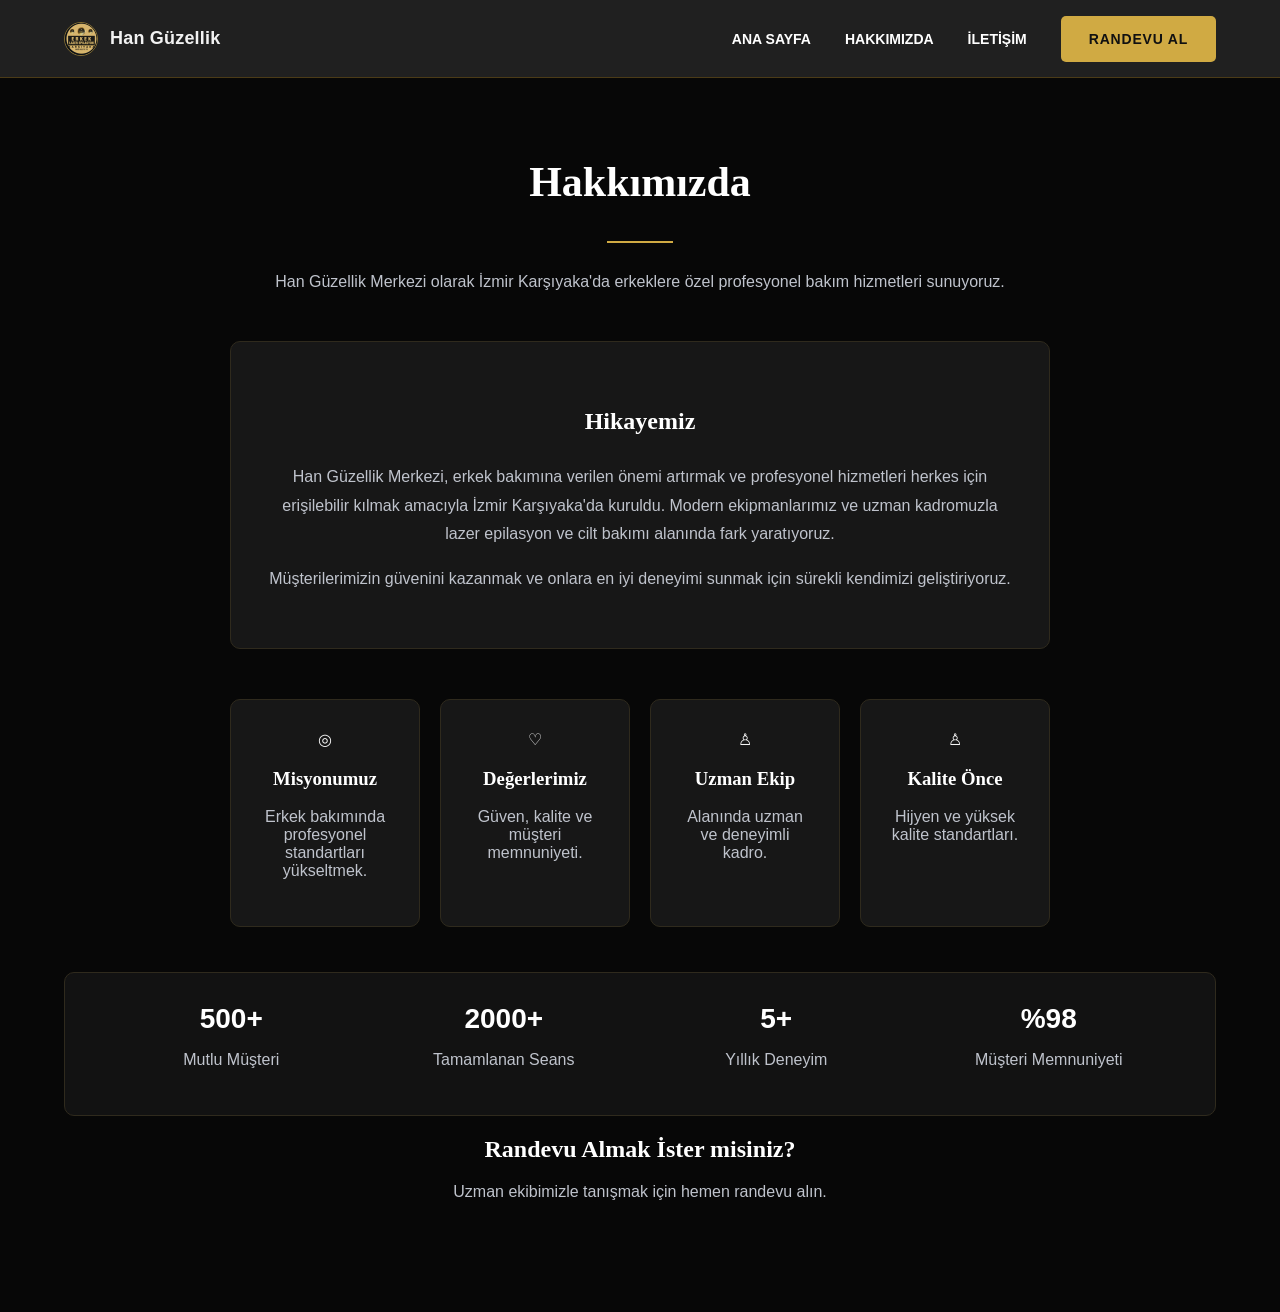
<file: hakkimizda.html>
<!doctype html><html lang="tr"><head><meta charset="utf-8"><meta name="viewport" content="width=device-width,initial-scale=1"><title>Hakkımızda</title><link rel="stylesheet" href="style.css"></head><body class="about-page"><header class="nav"><div class="wrap"><a class="brand" href="index.html"><img src="[data-uri]"><span>Han Güzellik</span></a><nav class="links"><a href="index.html">ANA SAYFA</a><a href="hakkimizda.html">HAKKIMIZDA</a><a href="iletisim.html">İLETİŞİM</a><a class="btn" href="randevu.html">RANDEVU AL</a></nav></div></header><section class="center"><div class="wrap"><h1>Hakkımızda</h1><div class="underline"></div><p>Han Güzellik Merkezi olarak İzmir Karşıyaka'da erkeklere özel profesyonel bakım hizmetleri sunuyoruz.</p><div class="panel"><h2>Hikayemiz</h2><p>Han Güzellik Merkezi, erkek bakımına verilen önemi artırmak ve profesyonel hizmetleri herkes için erişilebilir kılmak amacıyla İzmir Karşıyaka'da kuruldu. Modern ekipmanlarımız ve uzman kadromuzla lazer epilasyon ve cilt bakımı alanında fark yaratıyoruz.</p><p>Müşterilerimizin güvenini kazanmak ve onlara en iyi deneyimi sunmak için sürekli kendimizi geliştiriyoruz.</p></div><div class="features"><div class="feature">◎<h3>Misyonumuz</h3><p>Erkek bakımında profesyonel standartları yükseltmek.</p></div><div class="feature">♡<h3>Değerlerimiz</h3><p>Güven, kalite ve müşteri memnuniyeti.</p></div><div class="feature">♙<h3>Uzman Ekip</h3><p>Alanında uzman ve deneyimli kadro.</p></div><div class="feature">♙<h3>Kalite Önce</h3><p>Hijyen ve yüksek kalite standartları.</p></div></div><div class="stats"><div class="stat"><b>500+</b><p>Mutlu Müşteri</p></div><div class="stat"><b>2000+</b><p>Tamamlanan Seans</p></div><div class="stat"><b>5+</b><p>Yıllık Deneyim</p></div><div class="stat"><b>%98</b><p>Müşteri Memnuniyeti</p></div></div><h2>Randevu Almak İster misiniz?</h2><p>Uzman ekibimizle tanışmak için hemen randevu alın.</p></div></section></body></html>
</file>
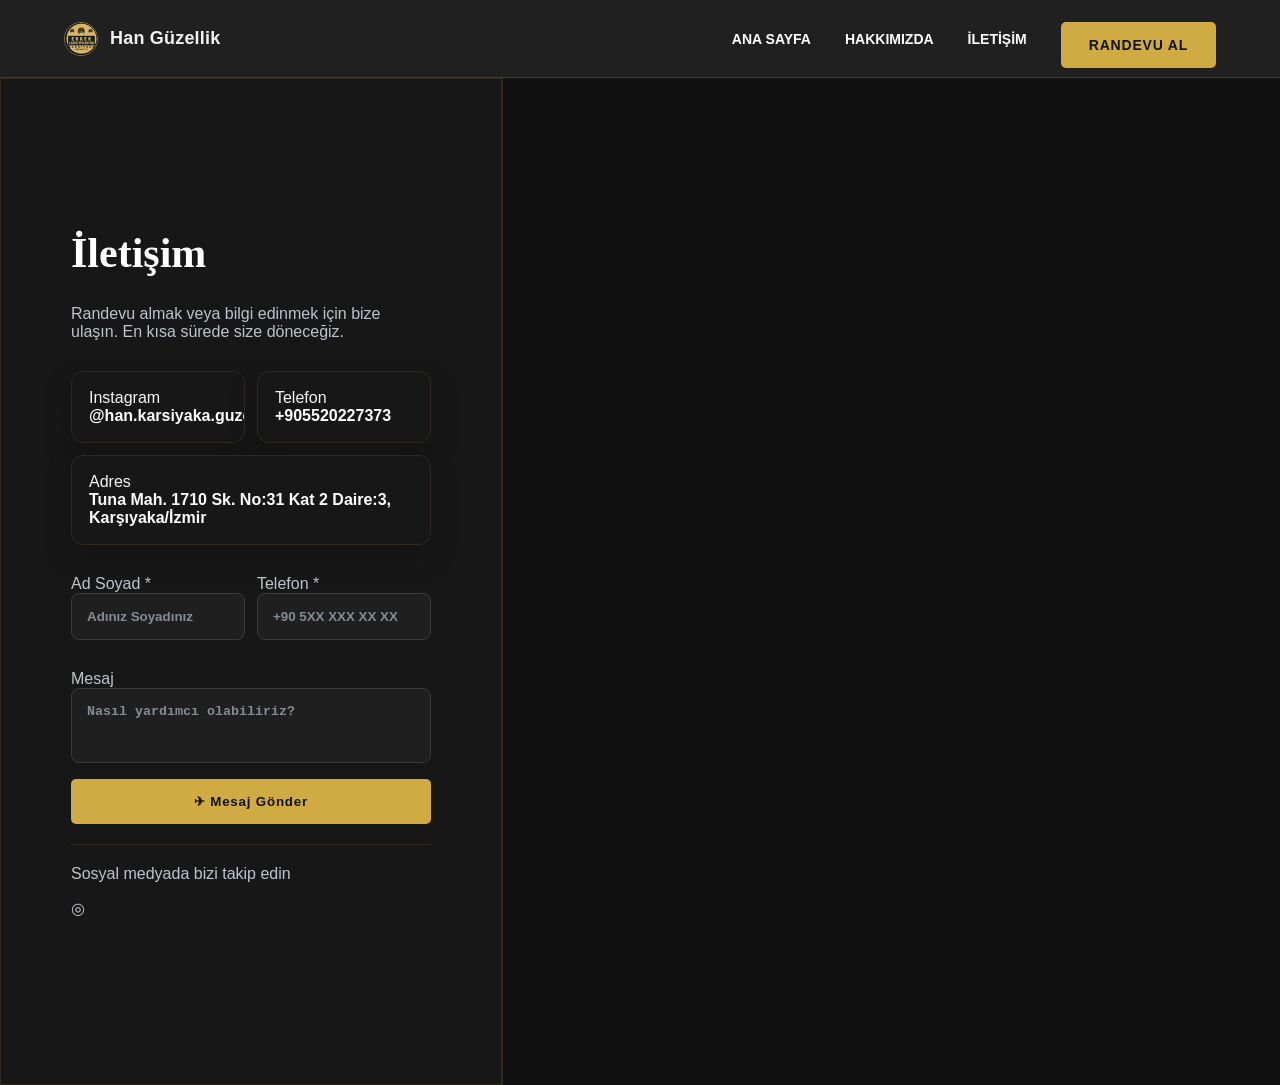
<file: iletisim.html>
<!doctype html><html lang="tr"><head><meta charset="utf-8"><meta name="viewport" content="width=device-width,initial-scale=1"><title>İletişim</title><link rel="stylesheet" href="style.css"></head><body class="contact-page"><header class="nav"><div class="wrap"><a class="brand" href="index.html"><img src="[data-uri]"><span>Han Güzellik</span></a><nav class="links"><a href="index.html">ANA SAYFA</a><a href="hakkimizda.html">HAKKIMIZDA</a><a href="iletisim.html">İLETİŞİM</a><a class="btn" href="randevu.html">RANDEVU AL</a></nav></div></header><main class="contact-layout"><div class="contact-left"><h1>İletişim</h1><p>Randevu almak veya bilgi edinmek için bize ulaşın. En kısa sürede size döneceğiz.</p><div class="info"><div class="box">Instagram<br><b>@han.karsiyaka.guzellikmerkezi</b></div><div class="box">Telefon<br><b>+905520227373</b></div><div class="box" style="grid-column:1/3">Adres<br><b>Tuna Mah. 1710 Sk. No:31 Kat 2 Daire:3, Karşıyaka/İzmir</b></div></div><form onsubmit="mesaj(event)"><div class="info"><div><label>Ad Soyad *</label><input placeholder="Adınız Soyadınız" required></div><div><label>Telefon *</label><input placeholder="+90 5XX XXX XX XX" required></div></div><label>Mesaj</label><textarea placeholder="Nasıl yardımcı olabiliriz?"></textarea><button class="btn">✈ Mesaj Gönder</button></form><hr><p>Sosyal medyada bizi takip edin</p><p>◎</p></div><div class="map"><iframe src="https://www.google.com/maps?q=Tuna+Mahallesi+1710+Sokak+No+31+Kar%C5%9F%C4%B1yaka+%C4%B0zmir&output=embed" width="100%" height="100%" style="border:0" loading="lazy" referrerpolicy="no-referrer-when-downgrade" title="Han Güzellik konumu"></iframe></div></main></body></html>
</file>
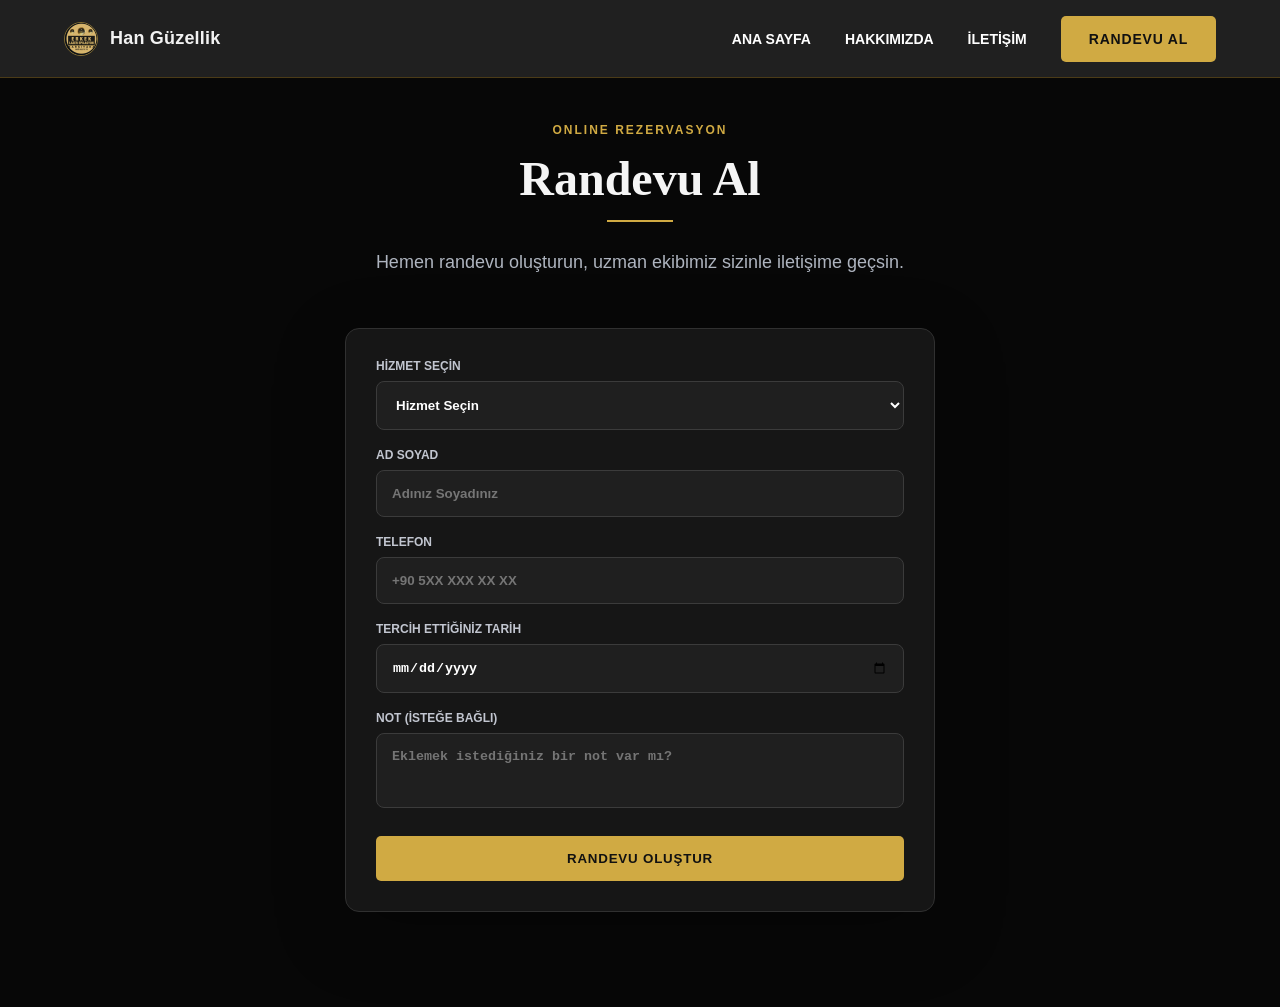
<file: randevu.html>
<!doctype html><html lang="tr"><head><meta charset="utf-8"><meta name="viewport" content="width=device-width,initial-scale=1"><title>Randevu Al</title><link rel="stylesheet" href="style.css"></head><body><header class="nav"><div class="wrap"><a class="brand" href="index.html"><img src="[data-uri]"><span>Han Güzellik</span></a><nav class="links"><a href="index.html">ANA SAYFA</a><a href="hakkimizda.html">HAKKIMIZDA</a><a href="iletisim.html">İLETİŞİM</a><a class="btn" href="randevu.html">RANDEVU AL</a></nav></div></header><section class="center topspace"><div class="wrap"><div class="eyebrow">ONLINE REZERVASYON</div><h1 class="title">Randevu Al</h1><div class="underline"></div><p class="sub">Hemen randevu oluşturun, uzman ekibimiz sizinle iletişime geçsin.</p><form class="reservation" onsubmit="randevu(event)"><div class="field"><label>HİZMET SEÇİN</label><select required><option>Hizmet Seçin</option><option>Lazer Epilasyon</option><option>Cilt Bakımı</option><option>Yüz ve Ense</option><option>Tüm Vücut</option><option>Kemer Üstü</option><option>Kemer Altı</option><option>Göğüs + Göbek Bölgesi</option><option>Sırt</option><option>Omuz</option><option>Kollar</option><option>Koltuk Altı</option><option>Özel Bölge</option><option>Basen</option><option>Bacak</option></select></div><div class="field"><label>AD SOYAD</label><input required placeholder="Adınız Soyadınız"></div><div class="field"><label>TELEFON</label><input required placeholder="+90 5XX XXX XX XX"></div><div class="field"><label>TERCİH ETTİĞİNİZ TARİH</label><input required type="date"></div><div class="field"><label>NOT (İSTEĞE BAĞLI)</label><textarea placeholder="Eklemek istediğiniz bir not var mı?"></textarea></div><button class="btn">RANDEVU OLUŞTUR</button></form></div></section><script src="script.js"></script></body></html>
</file>
